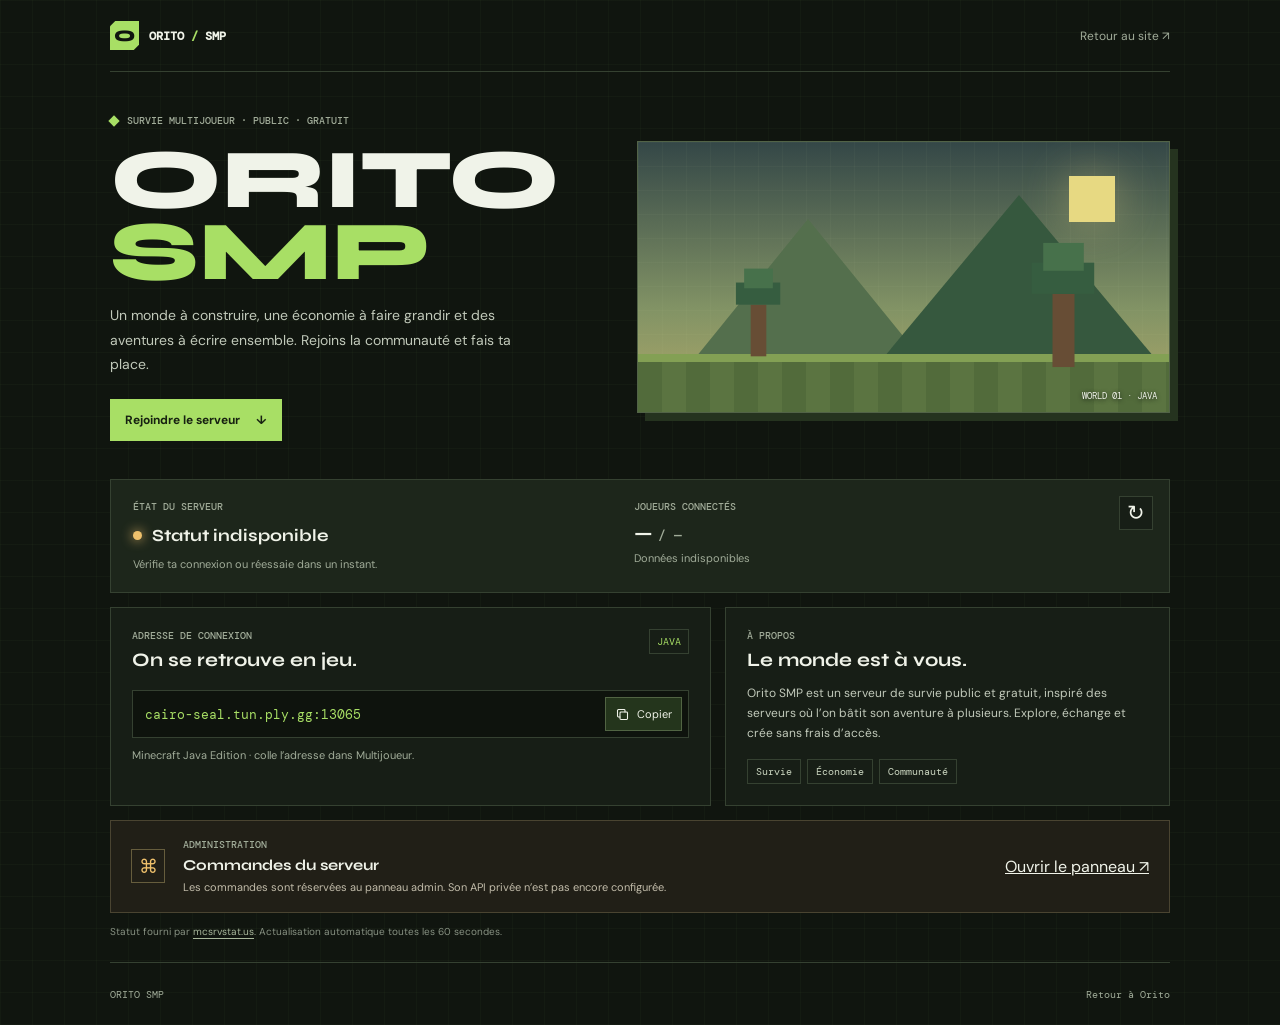
<file: smp/index.html>
<!doctype html>
<html lang="fr">
<head>
  <meta charset="utf-8">
  <meta name="viewport" content="width=device-width, initial-scale=1">
  <meta name="theme-color" content="#10150f">
  <meta name="description" content="Rejoins Orito SMP, un serveur Minecraft public et gratuit.">
  <title>Orito SMP — serveur Minecraft</title>
  <link rel="preconnect" href="https://fonts.googleapis.com">
  <link rel="preconnect" href="https://fonts.gstatic.com" crossorigin>
  <link href="https://fonts.googleapis.com/css2?family=DM+Mono:wght@400;500&family=DM+Sans:wght@400;500;600;700&family=Syne:wght@600;700;800&display=swap" rel="stylesheet">
  <link rel="stylesheet" href="style.css">
  <script src="app.js" defer></script>
</head>
<body>
  <header class="shell topbar">
    <a class="brand" href="../" aria-label="Orito, accueil">
      <span class="brand-mark" aria-hidden="true">O</span>
      <span>ORITO <span class="brand-divider">/</span> SMP</span>
    </a>
    <a class="home-link" href="../">Retour au site <span aria-hidden="true">↗</span></a>
  </header>

  <main class="shell">
    <section class="intro" aria-labelledby="page-title">
      <div class="intro-copy">
        <p class="eyebrow"><span class="eyebrow-block" aria-hidden="true"></span> SURVIE MULTIJOUEUR · PUBLIC · GRATUIT</p>
        <h1 id="page-title">ORITO<br><span>SMP</span></h1>
        <p class="lede">Un monde à construire, une économie à faire grandir et des aventures à écrire ensemble. Rejoins la communauté et fais ta place.</p>
        <a class="join-link" href="#connexion">Rejoindre le serveur <span aria-hidden="true">↓</span></a>
      </div>
      <div class="world-art" role="img" aria-label="Paysage pixelisé de collines et de blocs">
        <div class="sun"></div>
        <div class="mountain mountain-back"></div>
        <div class="mountain mountain-front"></div>
        <div class="ground"></div>
        <div class="tree tree-one"><i></i><b></b></div>
        <div class="tree tree-two"><i></i><b></b></div>
        <span class="world-coordinate">WORLD 01 · JAVA</span>
      </div>
    </section>

    <section class="server-overview" aria-label="État du serveur">
      <div class="status-block">
        <p class="section-label">ÉTAT DU SERVEUR</p>
        <div class="status-line">
          <span class="status-dot is-loading" id="status-dot" aria-hidden="true"></span>
          <strong id="server-status" role="status" aria-live="polite">Vérification…</strong>
        </div>
        <p class="status-detail" id="status-detail">Connexion au service de statut</p>
      </div>
      <div class="players-block">
        <p class="section-label">JOUEURS CONNECTÉS</p>
        <p class="players-count" id="players-count">— <span>/ —</span></p>
        <p class="status-detail" id="players-detail">Données en cours de chargement</p>
      </div>
      <button class="refresh-button" id="refresh-status" type="button" aria-label="Actualiser le statut" title="Actualiser le statut">
        <span aria-hidden="true">↻</span>
      </button>
    </section>

    <section class="details-grid" id="connexion" aria-label="Connexion et informations">
      <article class="connect-panel">
        <div class="panel-heading">
          <div>
            <p class="section-label">ADRESSE DE CONNEXION</p>
            <h2>On se retrouve en jeu.</h2>
          </div>
          <span class="edition-tag">JAVA</span>
        </div>
        <div class="address-row">
          <code id="server-address">cairo-seal.tun.ply.gg:13065</code>
          <button class="copy-button" id="copy-address" type="button" title="Copier l'adresse" aria-label="Copier l'adresse du serveur">
            <svg viewBox="0 0 24 24" aria-hidden="true"><rect x="8" y="8" width="12" height="12" rx="1.5"></rect><path d="M16 8V5.5A1.5 1.5 0 0 0 14.5 4h-9A1.5 1.5 0 0 0 4 5.5v9A1.5 1.5 0 0 0 5.5 16H8"></path></svg>
            <span id="copy-label">Copier</span>
          </button>
        </div>
        <p class="connect-hint" id="copy-feedback" aria-live="polite">Minecraft Java Edition · colle l’adresse dans Multijoueur.</p>
      </article>

      <article class="about-panel">
        <p class="section-label">À PROPOS</p>
        <h2>Le monde est à vous.</h2>
        <p>Orito SMP est un serveur de survie public et gratuit, inspiré des serveurs où l’on bâtit son aventure à plusieurs. Explore, échange et crée sans frais d’accès.</p>
        <div class="plugin-list" aria-label="Fonctionnalités du serveur">
          <span>Survie</span><span>Économie</span><span>Communauté</span>
        </div>
      </article>
    </section>

    <section class="admin-note" aria-labelledby="admin-title">
      <div class="admin-icon" aria-hidden="true">⌘</div>
      <div>
        <p class="section-label">ADMINISTRATION</p>
        <h2 id="admin-title">Commandes du serveur</h2>
        <p>Les commandes sont réservées au panneau admin. Son API privée n’est pas encore configurée.</p>
      </div>
      <a class="admin-link" href="admin/">Ouvrir le panneau <span aria-hidden="true">↗</span></a>
    </section>

    <p class="status-credit">Statut fourni par <a href="https://mcsrvstat.us/" target="_blank" rel="noopener noreferrer">mcsrvstat.us</a>. Actualisation automatique toutes les 60 secondes.</p>
  </main>

  <footer class="shell footer">
    <span>ORITO SMP</span>
    <span><a href="../">Retour à Orito</a></span>
  </footer>
</body>
</html>
</file>
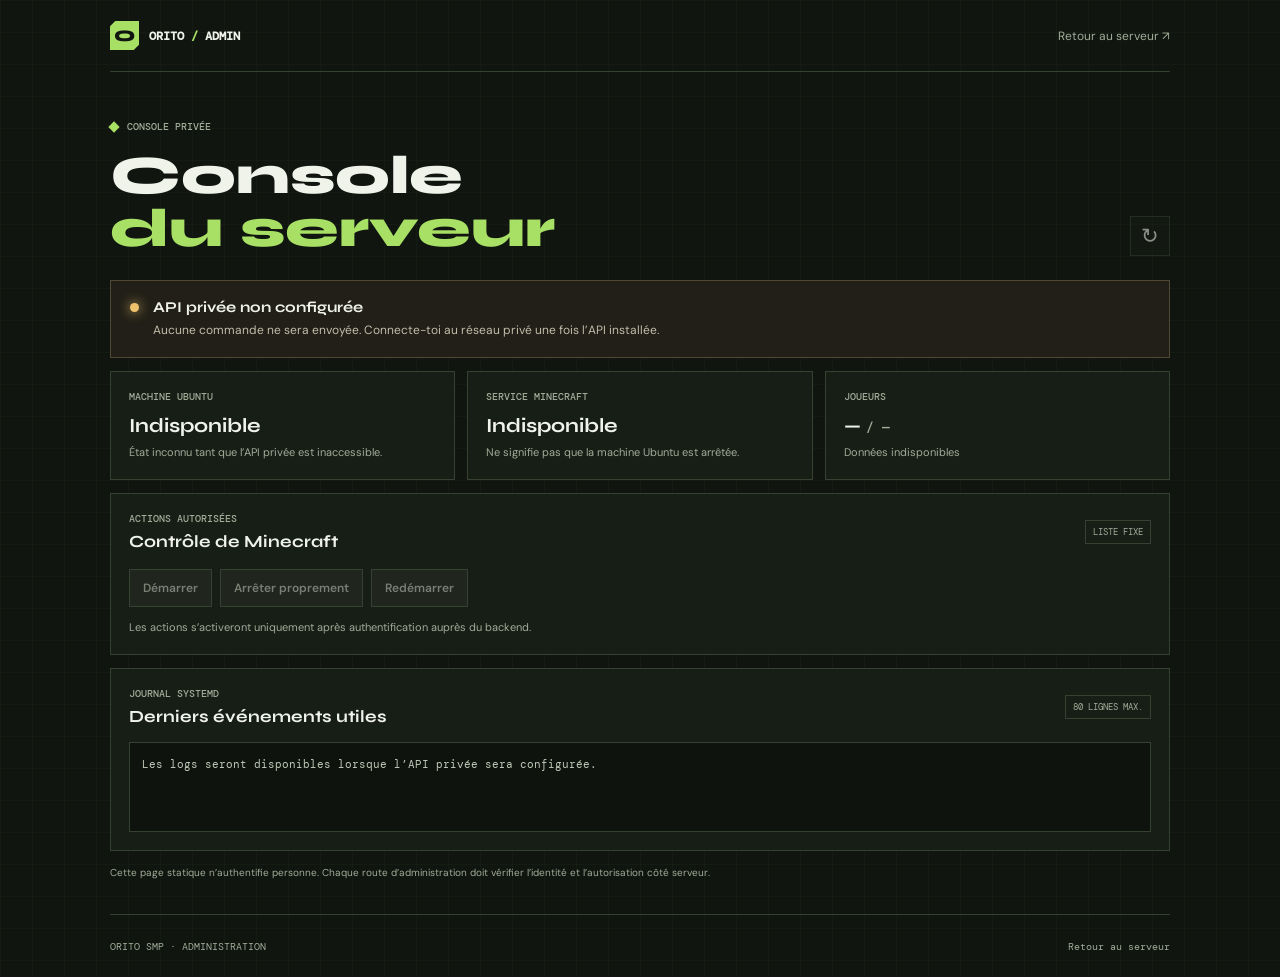
<file: smp/admin/index.html>
<!doctype html>
<html lang="fr">
<head>
  <meta charset="utf-8">
  <meta name="viewport" content="width=device-width, initial-scale=1">
  <meta name="theme-color" content="#10150f">
  <meta name="robots" content="noindex, nofollow">
  <title>Administration — Orito SMP</title>
  <link rel="preconnect" href="https://fonts.googleapis.com">
  <link rel="preconnect" href="https://fonts.gstatic.com" crossorigin>
  <link href="https://fonts.googleapis.com/css2?family=DM+Mono:wght@400;500&family=DM+Sans:wght@400;500;600;700&family=Syne:wght@600;700;800&display=swap" rel="stylesheet">
  <link rel="stylesheet" href="../style.css">
  <link rel="stylesheet" href="admin.css">
  <script src="config.js" defer></script>
  <script src="admin.js" defer></script>
</head>
<body>
  <header class="shell topbar">
    <a class="brand" href="../" aria-label="Retour à Orito SMP">
      <span class="brand-mark" aria-hidden="true">O</span>
      <span>ORITO <span class="brand-divider">/</span> ADMIN</span>
    </a>
    <a class="home-link" href="../">Retour au serveur <span aria-hidden="true">↗</span></a>
  </header>

  <main class="shell admin-main">
    <div class="admin-heading">
      <div>
        <p class="eyebrow"><span class="eyebrow-block" aria-hidden="true"></span> CONSOLE PRIVÉE</p>
        <h1>Console<br><span>du serveur</span></h1>
      </div>
      <button class="refresh-button" id="refresh-admin" type="button" aria-label="Actualiser les données" title="Actualiser les données" disabled>
        <span aria-hidden="true">↻</span>
      </button>
    </div>

    <section class="access-state" aria-labelledby="access-title">
      <span class="status-dot is-unavailable" id="access-dot" aria-hidden="true"></span>
      <div>
        <h2 id="access-title">API privée non configurée</h2>
        <p id="access-message" role="status" aria-live="polite">Aucune commande ne sera envoyée. L’accès nécessitera une connexion au réseau privé et une autorisation vérifiée par le backend.</p>
      </div>
    </section>

    <section class="admin-metrics" aria-label="État de la machine et du serveur">
      <article class="metric-panel">
        <p class="section-label">MACHINE UBUNTU</p>
        <p class="metric-value" id="host-status">Indisponible</p>
        <p class="metric-detail" id="host-detail">État inconnu tant que l’API privée est inaccessible.</p>
      </article>
      <article class="metric-panel">
        <p class="section-label">SERVICE MINECRAFT</p>
        <p class="metric-value" id="minecraft-status">Indisponible</p>
        <p class="metric-detail" id="minecraft-detail">Ne signifie pas que la machine Ubuntu est arrêtée.</p>
      </article>
      <article class="metric-panel">
        <p class="section-label">JOUEURS</p>
        <p class="metric-value" id="admin-players">— <span>/ —</span></p>
        <p class="metric-detail" id="admin-players-detail">Données indisponibles</p>
      </article>
    </section>

    <section class="admin-actions-panel" aria-labelledby="actions-title">
      <div class="admin-section-heading">
        <div>
          <p class="section-label">ACTIONS AUTORISÉES</p>
          <h2 id="actions-title">Contrôle de Minecraft</h2>
        </div>
        <span class="fixed-actions">LISTE FIXE</span>
      </div>
      <div class="action-buttons">
        <button id="start-server" type="button" disabled>Démarrer</button>
        <button id="stop-server" type="button" disabled>Arrêter proprement</button>
        <button id="restart-server" type="button" disabled>Redémarrer</button>
      </div>
      <p class="metric-detail" id="action-result" role="status" aria-live="polite">Les actions s’activeront uniquement après authentification auprès du backend.</p>
    </section>

    <section class="logs-panel" aria-labelledby="logs-title">
      <div class="admin-section-heading">
        <div>
          <p class="section-label">JOURNAL SYSTEMD</p>
          <h2 id="logs-title">Derniers événements utiles</h2>
        </div>
        <span class="fixed-actions">80 LIGNES MAX.</span>
      </div>
      <pre id="server-logs" role="log" aria-live="polite">Les logs seront disponibles lorsque l’API privée sera configurée.</pre>
    </section>

    <p class="admin-footnote">Cette page statique n’authentifie personne. Chaque route d’administration doit vérifier l’identité et l’autorisation côté serveur.</p>
  </main>

  <footer class="shell footer">
    <span>ORITO SMP · ADMINISTRATION</span>
    <span><a href="../">Retour au serveur</a></span>
  </footer>
</body>
</html>
</file>
<file: smp/style.css>
:root {
  color-scheme: dark;
  --background: #10150f;
  --surface: #171e16;
  --surface-raised: #1d261b;
  --ink: #f0f3e9;
  --muted: #a1ac99;
  --line: #354131;
  --green: #a8df65;
  --green-dark: #243719;
  --red: #ff827a;
  --amber: #efc16c;
  --display: "Syne", "Trebuchet MS", sans-serif;
  --body: "DM Sans", "Segoe UI", sans-serif;
  --mono: "DM Mono", monospace;
}

* { box-sizing: border-box; }
html { scroll-behavior: smooth; }
body {
  min-height: 100vh;
  margin: 0;
  color: var(--ink);
  background-color: var(--background);
  background-image: linear-gradient(#a8df6508 1px, transparent 1px), linear-gradient(90deg, #a8df6508 1px, transparent 1px);
  background-size: 32px 32px;
  font-family: var(--body);
}
button, a { font: inherit; }
a { color: inherit; }
.shell { width: min(1060px, calc(100% - 48px)); margin: 0 auto; }

.topbar {
  min-height: 72px;
  display: flex;
  align-items: center;
  justify-content: space-between;
  border-bottom: 1px solid var(--line);
}
.brand { display: inline-flex; align-items: center; gap: 10px; text-decoration: none; font: 700 12px var(--mono); letter-spacing: 0; }
.brand-mark { width: 29px; height: 29px; display: grid; place-items: center; background: var(--green); color: var(--background); font: 800 16px var(--display); clip-path: polygon(18% 0, 100% 0, 100% 82%, 82% 100%, 0 100%, 0 18%); }
.brand-divider { color: var(--green); }
.home-link { color: var(--muted); font-size: 12px; text-decoration: none; }
.home-link:hover, .footer a:hover { color: var(--green); }

.intro { min-height: 380px; display: grid; grid-template-columns: 0.95fr 1.05fr; align-items: center; gap: 44px; padding: 42px 0 38px; }
.eyebrow, .section-label { margin: 0; color: var(--muted); font: 500 10px var(--mono); letter-spacing: 0; }
.eyebrow { display: flex; align-items: center; gap: 9px; }
.eyebrow-block { width: 8px; height: 8px; background: var(--green); transform: rotate(45deg); }
h1 { margin: 17px 0 15px; font: 800 84px/.86 var(--display); letter-spacing: 0; }
h1 span { color: var(--green); }
.lede { max-width: 415px; margin: 0; color: #c1c9ba; font-size: 14px; line-height: 1.75; }
.join-link { display: inline-flex; align-items: center; gap: 16px; min-height: 42px; margin-top: 22px; padding: 0 15px; background: var(--green); color: #172111; font-size: 12px; font-weight: 700; text-decoration: none; transition: background 150ms ease, transform 150ms ease; }
.join-link:hover { background: #c1ed8c; transform: translateY(-2px); }

.world-art { height: 272px; position: relative; overflow: hidden; isolation: isolate; background: linear-gradient(180deg, #344747 0%, #829365 62%, #b1aa69 100%); border: 1px solid #526347; box-shadow: 8px 8px 0 #25331f; animation: reveal 650ms cubic-bezier(.2,.75,.25,1) both; }
.world-art::before { content: ""; position: absolute; inset: 0; z-index: -1; opacity: .35; background-image: linear-gradient(#e4efbb18 1px, transparent 1px), linear-gradient(90deg, #e4efbb18 1px, transparent 1px); background-size: 24px 24px; }
.sun { position: absolute; top: 34px; right: 54px; width: 46px; aspect-ratio: 1; background: #e7d982; box-shadow: 0 0 45px #ead98866; }
.mountain { position: absolute; bottom: 55px; width: 0; height: 0; border-style: solid; }
.mountain-back { left: 11%; border-width: 0 112px 138px; border-color: transparent transparent #546f4d; }
.mountain-front { right: 1%; bottom: 43px; border-width: 0 145px 174px; border-color: transparent transparent #36583e; }
.ground { position: absolute; right: 0; bottom: 0; left: 0; height: 58px; background: repeating-linear-gradient(90deg, #526b3b 0 24px, #5b7441 24px 48px); border-top: 8px solid #83a054; }
.tree { position: absolute; z-index: 1; bottom: 50px; width: 19px; height: 63px; background: #674d35; }
.tree i, .tree b { position: absolute; display: block; width: 54px; height: 27px; background: #365d40; }
.tree i { left: -18px; top: -27px; }
.tree b { left: -8px; top: -44px; width: 35px; height: 24px; background: #47714b; }
.tree-one { left: 21%; transform: scale(.82); }
.tree-two { right: 18%; transform: scale(1.16); }
.world-coordinate { position: absolute; right: 12px; bottom: 10px; color: #f0f3e9; font: 9px var(--mono); text-shadow: 0 1px 4px #182018; }

.server-overview { position: relative; display: grid; grid-template-columns: 1fr 1fr; gap: 24px; padding: 20px 58px 20px 22px; background: var(--surface-raised); border: 1px solid var(--line); }
.status-block, .players-block { min-width: 0; }
.status-line { min-height: 32px; display: flex; align-items: center; gap: 10px; margin-top: 7px; }
.status-line strong { font: 700 17px var(--display); }
.status-dot { width: 9px; height: 9px; flex: 0 0 auto; border-radius: 50%; background: var(--amber); box-shadow: 0 0 12px currentColor; }
.status-dot.is-online { color: var(--green); background: var(--green); }
.status-dot.is-offline { color: var(--red); background: var(--red); }
.status-dot.is-unavailable { color: var(--amber); background: var(--amber); }
.status-dot.is-loading { color: var(--amber); background: var(--amber); animation: pulse 1.1s ease-in-out infinite; }
.status-detail { margin: 4px 0 0; color: var(--muted); font-size: 11px; line-height: 1.5; }
.players-count { margin: 7px 0 0; font: 700 22px var(--display); }
.players-count span { color: var(--muted); font: 500 13px var(--mono); }
.refresh-button { position: absolute; top: 16px; right: 16px; width: 34px; height: 34px; display: grid; place-items: center; border: 1px solid var(--line); background: var(--surface); color: var(--ink); font-size: 21px; cursor: pointer; transition: color 150ms ease, border-color 150ms ease, transform 150ms ease; }
.refresh-button:hover { color: var(--green); border-color: var(--green); transform: rotate(35deg); }
.refresh-button:disabled { cursor: wait; opacity: .55; }

.details-grid { display: grid; grid-template-columns: 1.15fr .85fr; gap: 14px; margin-top: 14px; }
.connect-panel, .about-panel { min-width: 0; padding: 21px; background: var(--surface); border: 1px solid var(--line); }
.panel-heading { display: flex; justify-content: space-between; align-items: start; gap: 12px; }
.connect-panel h2, .about-panel h2, .admin-note h2 { margin: 7px 0 0; font: 700 19px/1.2 var(--display); }
.edition-tag { padding: 5px 7px; border: 1px solid var(--line); color: var(--green); font: 10px var(--mono); }
.address-row { min-height: 48px; display: flex; align-items: center; justify-content: space-between; gap: 10px; margin-top: 18px; padding: 6px 6px 6px 12px; background: #0e130d; border: 1px solid var(--line); }
.address-row code { min-width: 0; overflow-wrap: anywhere; color: var(--green); font: 13px var(--mono); }
.copy-button { min-height: 34px; flex: 0 0 auto; display: inline-flex; align-items: center; gap: 7px; padding: 0 9px; border: 1px solid #516443; background: #24351c; color: var(--ink); font-size: 11px; cursor: pointer; }
.copy-button:hover { border-color: var(--green); }
.copy-button svg { width: 15px; height: 15px; fill: none; stroke: currentColor; stroke-width: 1.7; stroke-linecap: round; stroke-linejoin: round; }
.connect-hint { min-height: 17px; margin: 9px 0 0; color: var(--muted); font-size: 11px; line-height: 1.5; }
.about-panel > p:not(.section-label) { margin: 12px 0 0; color: #c1c9ba; font-size: 12px; line-height: 1.65; }
.plugin-list { display: flex; flex-wrap: wrap; gap: 6px; margin-top: 15px; }
.plugin-list span { padding: 5px 8px; border: 1px solid var(--line); color: #cbd6c0; font: 10px var(--mono); }

.admin-note { display: grid; grid-template-columns: 37px minmax(0, 1fr) auto; align-items: center; gap: 15px; margin-top: 14px; padding: 17px 20px; border: 1px solid #4a4431; background: #211f17; }
.admin-icon { width: 34px; height: 34px; display: grid; place-items: center; border: 1px solid #665d3d; color: var(--amber); font: 19px var(--mono); }
.admin-note h2 { margin-top: 5px; font-size: 15px; }
.admin-note p:not(.section-label) { max-width: 550px; margin: 5px 0 0; color: #c2bcaa; font-size: 11px; line-height: 1.5; }
.admin-actions { display: flex; gap: 7px; }
.admin-actions button { min-height: 34px; padding: 0 10px; border: 1px solid #4e4b3d; background: #302e25; color: #969487; font-size: 10px; }
.admin-actions button:disabled { cursor: not-allowed; opacity: .72; }
.status-credit { margin: 12px 0 24px; color: #879182; font-size: 10px; }
.status-credit a { color: #a8b79b; text-underline-offset: 3px; }
.footer { min-height: 63px; display: flex; justify-content: space-between; align-items: center; gap: 16px; border-top: 1px solid var(--line); color: var(--muted); font: 10px var(--mono); }
.footer a { text-decoration: none; }

@keyframes pulse { 50% { opacity: .35; } }
@keyframes reveal { from { opacity: 0; transform: translateY(10px); } to { opacity: 1; transform: translateY(0); } }
@media (max-width: 720px) {
  h1 { font-size: 68px; }
  .intro { grid-template-columns: 1fr; gap: 27px; padding: 36px 0 30px; }
  .intro-copy { max-width: 540px; }
  .world-art { height: 225px; }
  .details-grid { grid-template-columns: 1fr; }
  .admin-note { grid-template-columns: 37px minmax(0, 1fr); }
  .admin-actions { grid-column: 2; }
}
@media (max-width: 480px) {
  h1 { font-size: 58px; }
  .shell { width: min(100% - 30px, 560px); }
  .topbar { min-height: 62px; }
  .home-link { font-size: 11px; }
  .intro { gap: 22px; }
  .server-overview { gap: 12px; padding: 17px 45px 17px 14px; }
  .section-label { font-size: 9px; }
  .status-line strong { font-size: 15px; }
  .players-count { font-size: 19px; }
  .connect-panel, .about-panel { padding: 17px; }
  .address-row code { font-size: 11px; }
  .admin-note { gap: 10px; padding: 14px; }
  .admin-actions button { padding: 0 8px; }
}
@media (prefers-reduced-motion: reduce) {
  *, *::before, *::after { scroll-behavior: auto !important; animation-duration: .01ms !important; animation-iteration-count: 1 !important; transition-duration: .01ms !important; }
}
</file>
<file: smp/admin/admin.css>
.admin-main { padding-top: 48px; padding-bottom: 34px; }
.admin-heading { display: flex; align-items: end; justify-content: space-between; gap: 20px; margin-bottom: 24px; }
.admin-heading h1 { margin-bottom: 0; font-size: 54px; line-height: .98; }
.admin-heading h1 span { color: var(--green); }
.admin-heading .refresh-button { position: static; flex: 0 0 auto; width: 40px; height: 40px; }
.admin-heading .refresh-button:disabled { cursor: not-allowed; }
.access-state { display: grid; grid-template-columns: 10px minmax(0, 1fr); align-items: start; gap: 13px; padding: 17px 19px; border: 1px solid #514833; background: #211f17; }
.access-state .status-dot { margin-top: 5px; }
.access-state h2 { margin: 0; font: 700 15px var(--display); }
.access-state p { max-width: 730px; margin: 5px 0 0; color: #c2bcaa; font-size: 12px; line-height: 1.6; }
.admin-metrics { display: grid; grid-template-columns: repeat(3, minmax(0, 1fr)); gap: 12px; margin-top: 13px; }
.metric-panel, .admin-actions-panel, .logs-panel { min-width: 0; padding: 18px; border: 1px solid var(--line); background: var(--surface); }
.metric-value { margin: 10px 0 0; font: 700 20px var(--display); }
.metric-value span { color: var(--muted); font: 500 13px var(--mono); }
.metric-detail { margin: 6px 0 0; color: var(--muted); font-size: 11px; line-height: 1.55; }
.admin-actions-panel, .logs-panel { margin-top: 13px; }
.admin-section-heading { display: flex; align-items: center; justify-content: space-between; gap: 14px; }
.admin-section-heading h2 { margin: 6px 0 0; font: 700 17px var(--display); }
.fixed-actions { flex: 0 0 auto; padding: 5px 7px; border: 1px solid var(--line); color: var(--muted); font: 9px var(--mono); }
.action-buttons { display: flex; flex-wrap: wrap; gap: 8px; margin-top: 17px; }
.action-buttons button { min-height: 38px; padding: 0 13px; border: 1px solid #516443; background: #24351c; color: var(--ink); font-size: 12px; font-weight: 600; }
.action-buttons button:disabled { border-color: var(--line); background: #20251e; color: #798073; cursor: not-allowed; }
.action-buttons button:not(:disabled) { cursor: pointer; }
.action-buttons button:not(:disabled):hover { border-color: var(--green); }
#action-result { min-height: 17px; margin-top: 12px; }
.logs-panel pre { min-height: 90px; max-height: 360px; overflow: auto; margin: 15px 0 0; padding: 12px; border: 1px solid var(--line); background: #0e130d; color: #c1c9ba; font: 11px/1.65 var(--mono); white-space: pre-wrap; overflow-wrap: anywhere; }
.admin-footnote { margin: 14px 0 0; color: var(--muted); font-size: 10px; line-height: 1.5; }
@media (max-width: 720px) {
  .admin-main { padding-top: 35px; }
  .admin-heading h1 { font-size: 43px; }
  .admin-metrics { grid-template-columns: 1fr; }
}
@media (max-width: 440px) {
  .admin-heading h1 { font-size: 36px; }
  .metric-panel, .admin-actions-panel, .logs-panel { padding: 15px; }
  .admin-section-heading { align-items: start; }
  .fixed-actions { font-size: 8px; }
}
</file>
